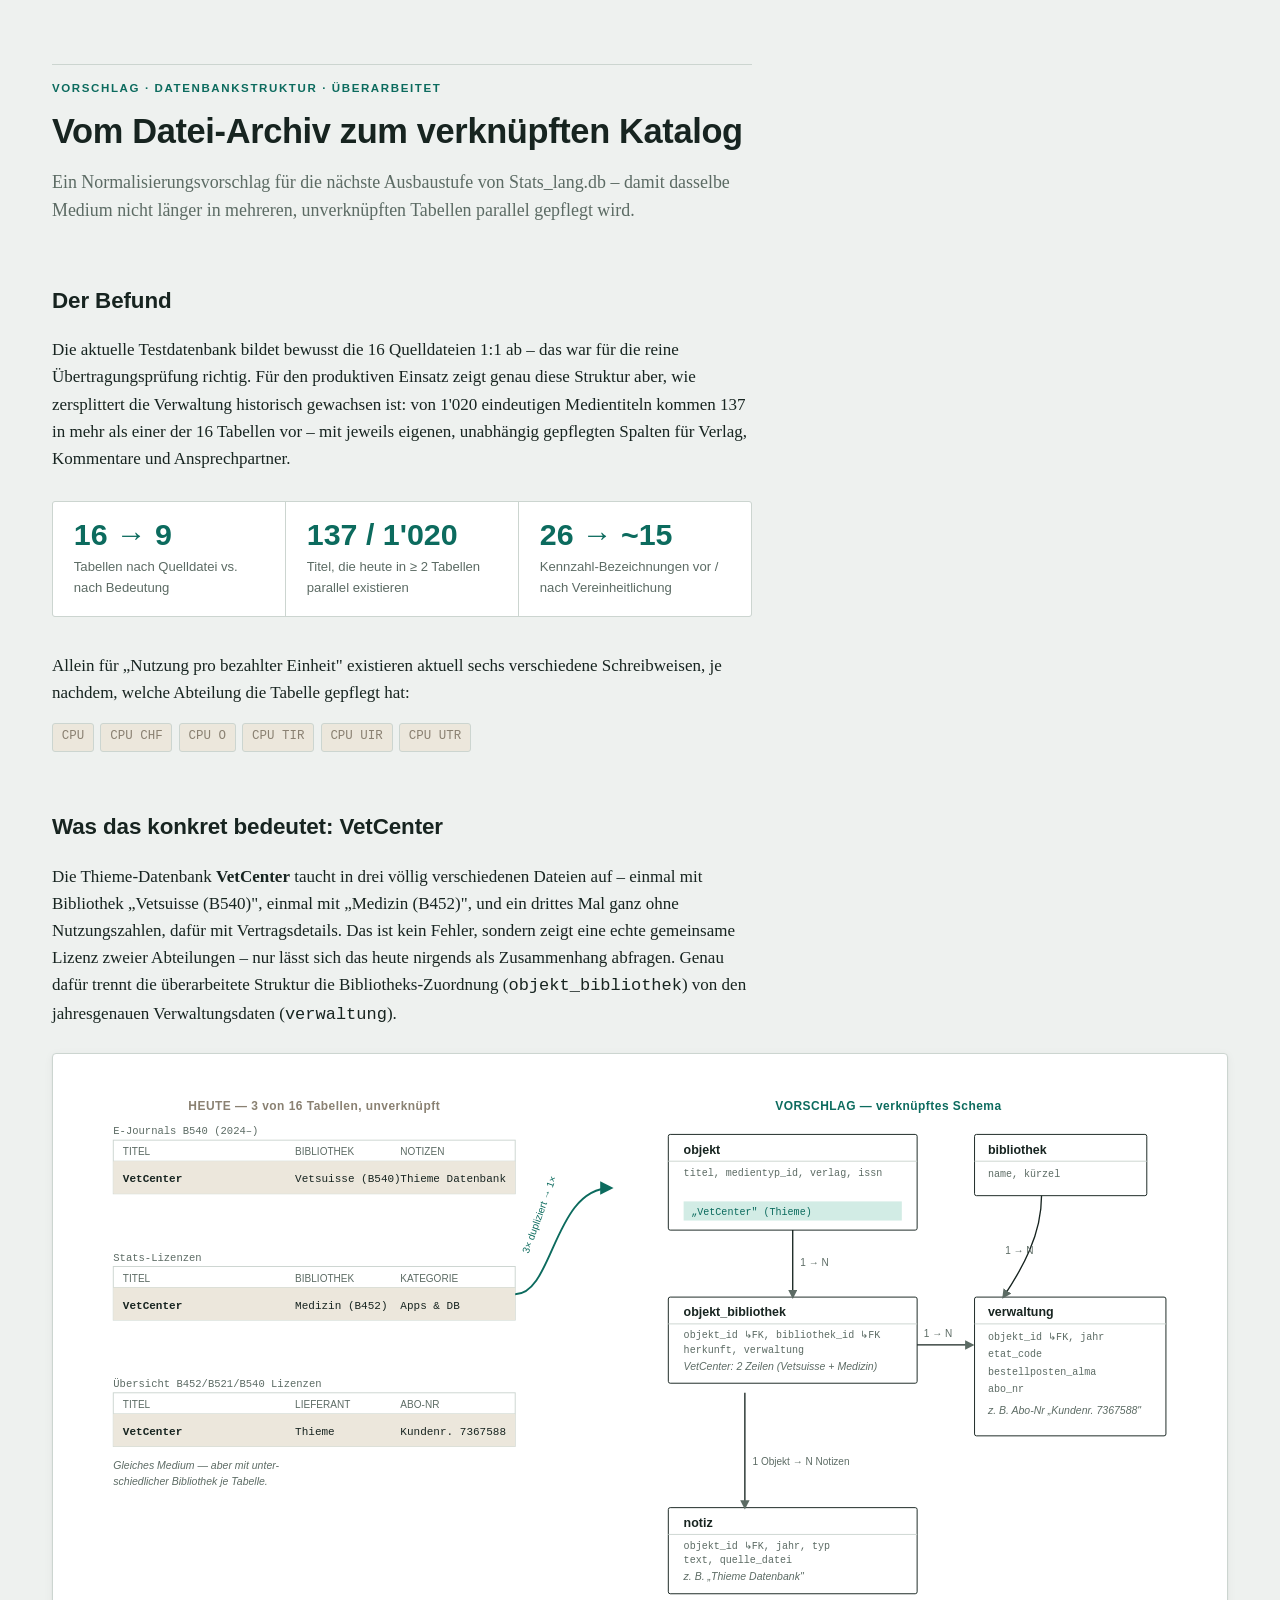
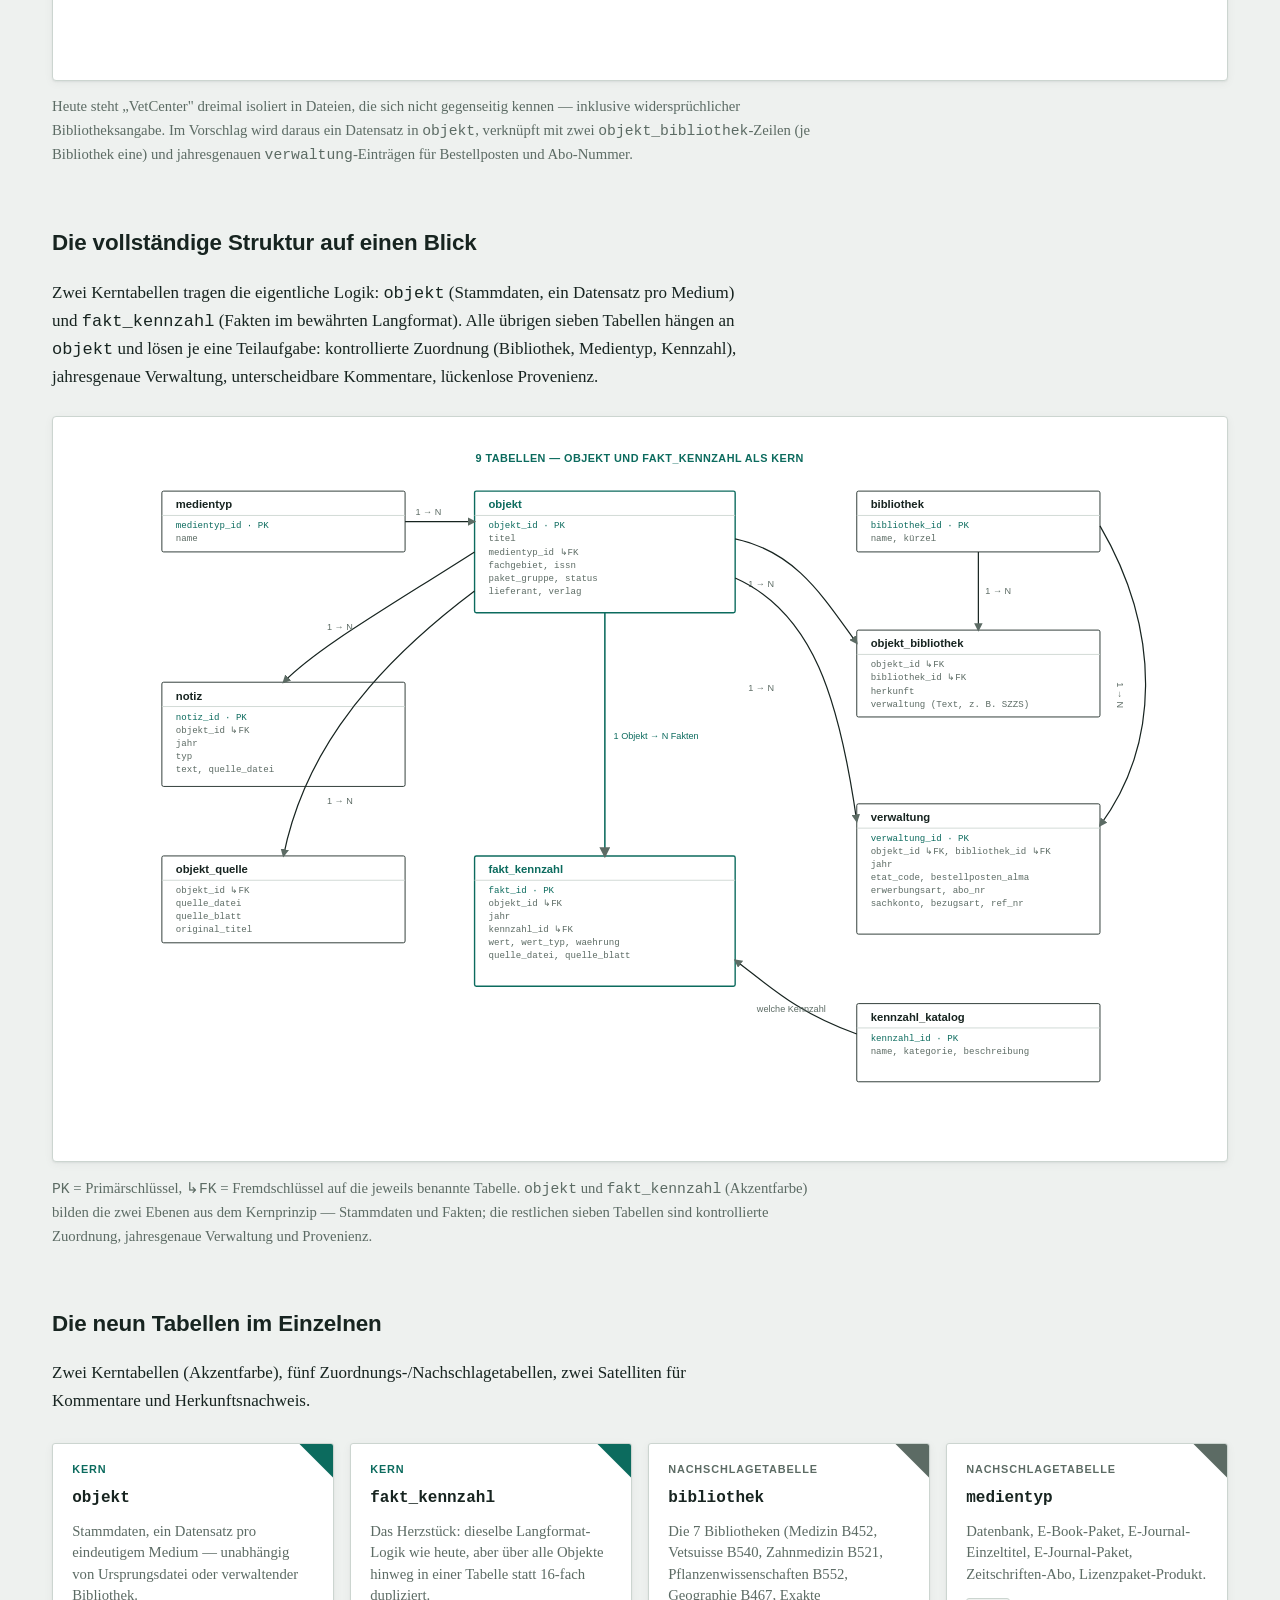
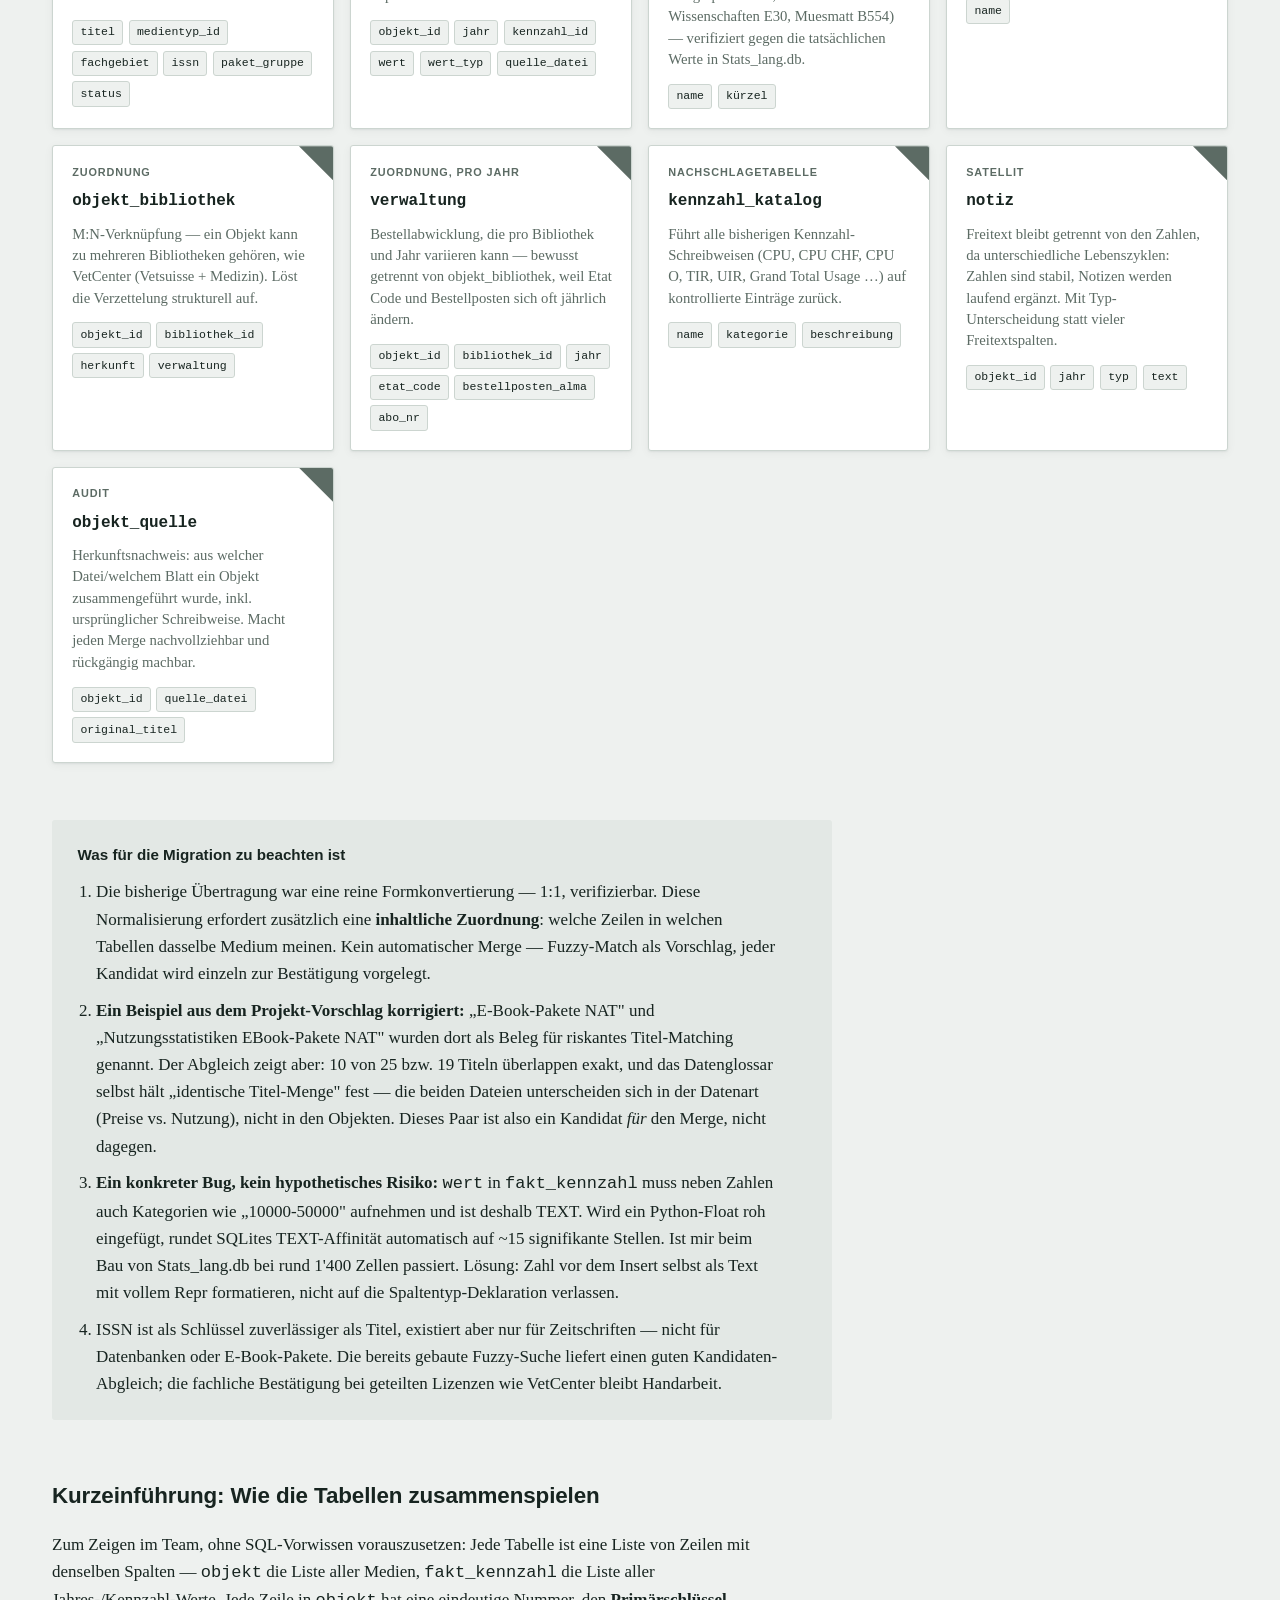
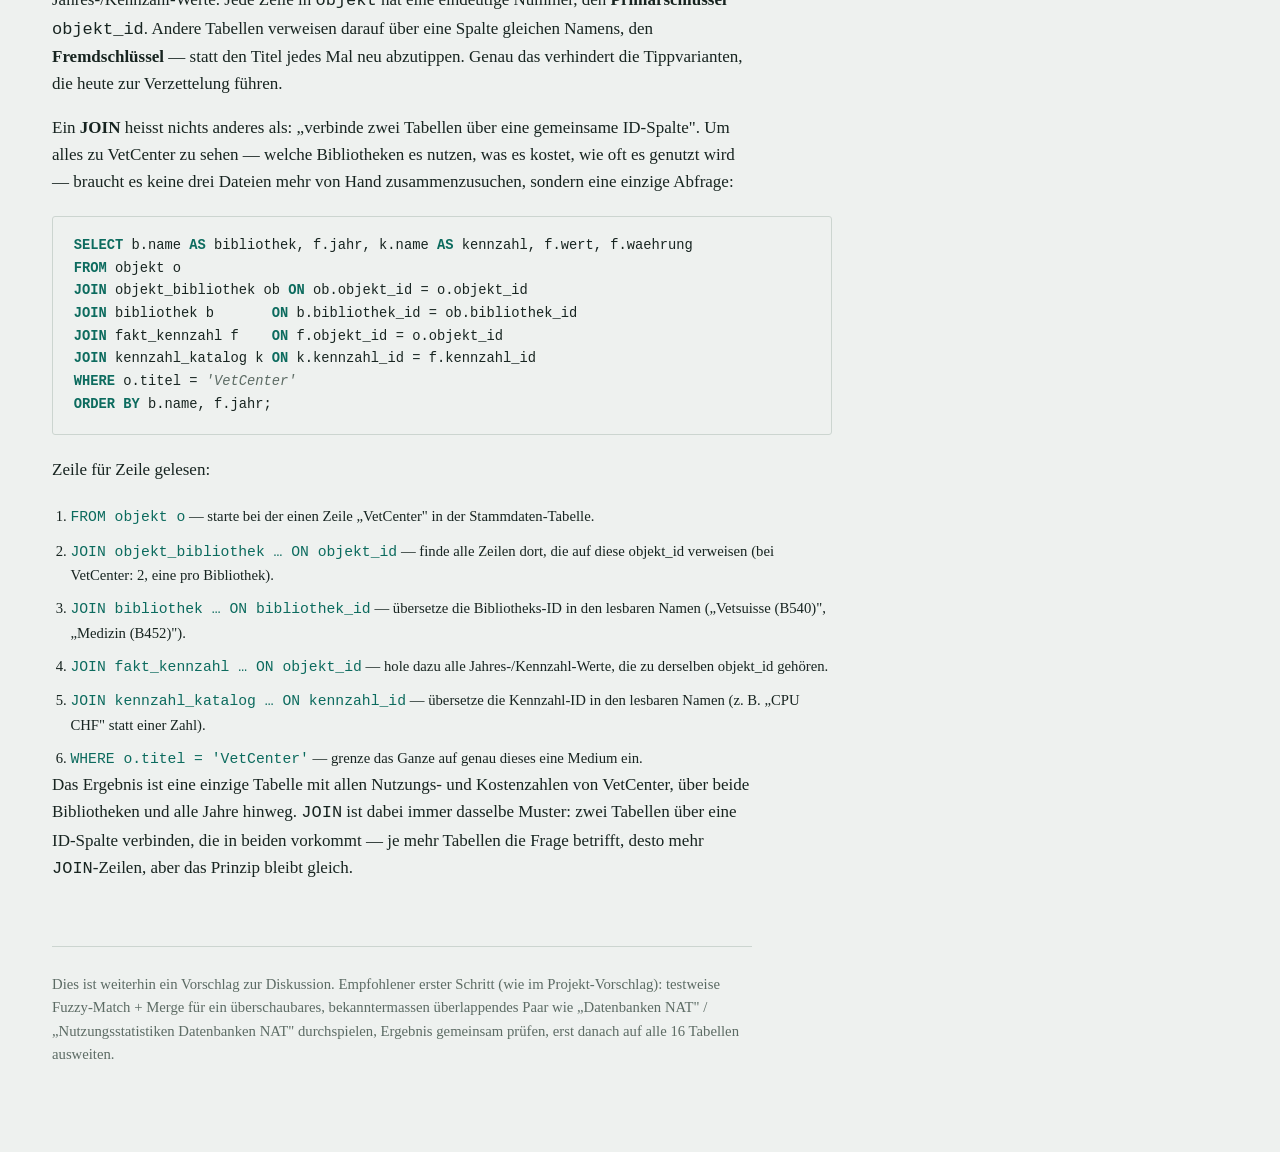
<file: Vorschlag_DB_Struktur/Vorschlag_ Datenbankstruktur E-Medien_files/saved_resource.html>
<!DOCTYPE html>
<!-- saved from url=(0253)https://64f7b837-f7c8-4a69-9990-947fd9880a48.frame.claudeusercontent.com/_f/1786460915-e0fe/?__frame_t=SlUKFW3ZMYaX6ebvpfdU8Y7j.7c8870c3-a732-487d-85ba-d0f5c88f6fd1.c3ab956a-87c6-4a7e-b8ad-8da52464abc8.1787319414&__frame_v=manifest.cedd5fcdd733d664.json -->
<html><head><meta http-equiv="Content-Type" content="text/html; charset=UTF-8"><!-- frame-runtime --><!--<base href="/_f/1786460915-e0fe/">--><base href="."><script>window.__FRAME_PREAMBLE={"capabilities":{"artifact":"artifact.CPjnkS1k.js","assets":"assets.BkxVItX2.js","comments":"comments.GLuHR3zP.js","db":"db.CRhVHzSt.js","downloads":"downloads.C3GSvEDP.js","embed":"embed.qSh8AS5_.js","mcp":"mcp.D3B2EyQu.js","permissions":"permissions.BNySkLV5.js","room":"room.BgXZkiYR.js","sample":"sample.C7z_6W62.js","self":"artifact.CPjnkS1k.js","user":"user.BpKav-Rf.js"},"transforms":"_transforms.h3_8GSUa.js","comments":"_comments.kok9hxlq.js","translate":"_translate.5HCW4BJh.js"}</script><script>(function(){"use strict";var Y=["light","dark","system"],X=/^[A-Za-z0-9_-]{1,64}$/,x=/^[a-zA-Z_:][a-zA-Z0-9_:.-]{0,127}$/,G=new Set(["class","hidden","value","checked"]);function V(e){const t=e.toLowerCase();return t.startsWith("data-")||t.startsWith("aria-")||G.has(t)}var Z="http://www.w3.org/1999/xhtml",J="http://www.w3.org/2000/svg",Q=new Set(["script","style","iframe","noscript","noframes","noembed","xmp","plaintext","template","title","textarea","object","embed"]),ee=new Set(["script","style"]);function te(e){const t=e.localName.toLowerCase();return e.namespaceURI===Z?!Q.has(t):e.namespaceURI===J?!ee.has(t):!1}function re(e){if(e===null||typeof e!="object")return!1;const t=e.__frame_patch;if(t===null||typeof t!="object")return!1;const{seq:n,elements:a}=t;if(typeof n!="number"||!Number.isSafeInteger(n)||!Array.isArray(a)||a.length===0||a.length>64)return!1;for(const l of a){if(l===null||typeof l!="object")return!1;const s=l;if(typeof s.target!="string"||!X.test(s.target)||s.text!==void 0&&typeof s.text!="string")return!1;if(s.attrsSet!==void 0){if(s.attrsSet===null||typeof s.attrsSet!="object")return!1;for(const[c,u]of Object.entries(s.attrsSet))if(!x.test(c)||typeof u!="string")return!1}if(s.attrsRemoved!==void 0){if(!Array.isArray(s.attrsRemoved))return!1;for(const c of s.attrsRemoved)if(typeof c!="string"||!x.test(c))return!1}}return!0}function ne(e){if(e===null||typeof e!="object")return!1;const t=e.__frame_init;return t!==null&&typeof t=="object"}function se(e){return e!==null&&typeof e=="object"&&e.__frame_size_poke===!0}function ae(e){if(e===null||typeof e!="object")return!1;const t=e.__frame_theme;if(t===null||typeof t!="object")return!1;const n=t.theme;return typeof n=="string"&&Y.includes(n)}var j="__frame_scroll",oe=150,ie=310,le=160,ce=3e4;function ue(){let e=0,t=!1,n=!1,a=!1,l=0,s=null;const c=i=>{try{sessionStorage.setItem(j,JSON.stringify({y:i}))}catch{}},u=()=>{if(clearTimeout(e),s===null)return;const i=s;s=null,c(i)},S=()=>{if(t){t=!1;return}n=!0,s=scrollY,clearTimeout(e),e=setTimeout(u,oe)};try{addEventListener("scroll",S,{passive:!0}),addEventListener("pagehide",u)}catch{}const v=()=>{let i;try{i=sessionStorage.getItem(j)}catch{return null}if(i===null)return null;let d;try{d=JSON.parse(i)}catch{d=null}const f=d?.y;if(!(typeof f=="number"&&Number.isFinite(f)&&f>=0)){try{sessionStorage.removeItem(j)}catch{}return null}return f};let w=!1;const m=i=>{try{const d=scrollY;scrollTo({top:i,left:0,behavior:"instant"}),l=i,a=!0,clearTimeout(e),s=null,c(i);const f=scrollY;f!==d&&(t=!0),f!==i&&!w&&(w=!0,addEventListener("load",()=>{try{if(scrollY===f){const _=v();m(_!==null?_:l)}}catch{}},{once:!0}))}catch{}},y=()=>{try{return!!location.hash}catch{return!0}};let g=!1;const E=()=>{try{if(g||innerWidth>ie||innerHeight>le)return;g=!0;const i=Date.now(),d=()=>{try{removeEventListener("resize",d)}catch{}if(Date.now()-i>ce||n||y())return;const f=v();m(f!==null?f:l)};addEventListener("resize",d)}catch{}};let r=!1,p=!1;return{restore(){if(r||(r=!0,y()))return;const i=v();i!==null&&(m(i),E())},promoted(){if(p||(p=!0,y()))return;const i=v();i!==null?(m(i),E()):a&&m(l)}}}var ye="modulepreload",ge=function(e){return"/"+e},be={},fe=function(t,n,a){let l=Promise.resolve();function s(c){const u=new Event("vite:preloadError",{cancelable:!0});if(u.payload=c,window.dispatchEvent(u),!u.defaultPrevented)throw c}return l.then(c=>{for(const u of c||[])u.status==="rejected"&&s(u.reason);return t().catch(s)})};(function(){const e=Object.defineProperty,t=globalThis,n=["RTCPeerConnection","webkitRTCPeerConnection","RTCDataChannel","RTCIceCandidate","RTCSessionDescription","RTCRtpSender","RTCRtpReceiver"];let a=0;for(let l=0;l<n.length;l++){const s=n[l];try{e(t,s,{value:void 0,writable:!1,configurable:!1})}catch{try{delete t[s]}catch{}try{e(t,s,{value:void 0,writable:!1,configurable:!0})}catch{}}typeof t[s]=="function"&&a++}if(a&&window!==top)try{parent.postMessage({__frame_rtc_lockdown_failed:a},"*")}catch{}})();var pe=1e4,de=Object.freeze([...window.__FRAME_PREAMBLE?.origins??["https://claude.ai","https://preview.claude.ai"]]);function D(e){for(const t of de)if(t.endsWith(":*"))try{const n=new URL(e);if(`${n.protocol}//${n.hostname}:*`===t)return!0}catch{}else if(e===t)return!0;return!1}var M=Object.freeze({...window.__FRAME_PREAMBLE?.capabilities}),O=window.__FRAME_PREAMBLE?.transforms,N=window.__FRAME_PREAMBLE?.comments,B=window.__FRAME_PREAMBLE?.translate,L=/^[\w.-]+\.js$/;function T(e){return fe(()=>import("/_runtime/"+e),void 0)}function z(e,t){return{contract:e.contract,changes:new Set(e.changes??[]),flags:new Set(e.flags??[]),capabilities:e.capabilities??{},capBudgets:e.capBudgets??{},transforms:new Map,shellOrigin:t,mount:W,pipe:()=>({wrap:(n,a)=>(...l)=>{try{return a(...l)}catch(s){return Promise.reject(s)}}})}}var P=null,b=null;function q(e,t,n){try{Object.defineProperty(e,t,{value:n,writable:!1,configurable:!1,enumerable:!0})}catch{try{Object.defineProperty(e,t,{value:n,writable:!1,configurable:!0,enumerable:!0})}catch{}}}var I=!1;function me(e,t){const n=[];for(const a of e.elements){const l=document.querySelector(`[data-id="${a.target}"]`);if(!l){parent.postMessage({__frame_patch_miss:{seq:e.seq}},t);return}if([...Object.keys(a.attrsSet??{}),...a.attrsRemoved??[]].some(s=>!V(s))){parent.postMessage({__frame_patch_miss:{seq:e.seq}},t);return}if(a.text!==void 0&&!te(l)){parent.postMessage({__frame_patch_miss:{seq:e.seq}},t);return}for(const[s,c]of Object.entries(a.attrsSet??{}))if(!$(l,s)){try{l.setAttribute(s,c)}catch{}H(l,s,c)}for(const s of a.attrsRemoved??[])$(l,s)||(l.removeAttribute(s),H(l,s,null));typeof a.text=="string"&&(l.textContent=a.text),n.push(a.target)}try{document.dispatchEvent(new CustomEvent("claude:edit",{detail:{seq:e.seq,targets:n}}))}catch{}}function H(e,t,n){if(!(e instanceof HTMLInputElement))return;const a=t.toLowerCase();a==="checked"?e.checked=n!==null:a==="value"&&e.type!=="file"&&(e.value=n??"")}function $(e,t){const n=t.toLowerCase(),a=e;return n==="data-id"||(n==="value"||n==="checked")&&(a.__artifactSecret===!0||/^(password|hidden|file)$/.test(a.type??"")||/(^|\s)(cc-|one-time-code|current-password|new-password)/i.test(`${e.getAttribute("autocomplete")??""} ${a.autocomplete??""}`))}function K(e){const t=document.documentElement;e==="light"||e==="dark"?(t.dataset.theme=e,t.style.colorScheme=e,I=!0):I&&(delete t.dataset.theme,t.style.colorScheme="",I=!1)}var R=new Map;function _e(){let e;const t={u:new Promise(n=>{e=n}),r:n=>{t.done=!0,e(n)},done:!1,nulled:!1};return t}var he=Object.freeze(Object.assign(Object.create(null),{call:Function.prototype.call,apply:Function.prototype.apply,bind:Function.prototype.bind})),W=(e,t)=>{const n=R.get(e);if(!n||n.done){n?.nulled&&b&&parent.postMessage({__frame_cap_telemetry:{kind:"cap-load-error",cap:e}},b);return}const a=typeof t=="function"?Object.setPrototypeOf(t,he):Object.assign(Object.create(null),t);typeof a.then=="function"&&delete a.then,n.r(Object.freeze(a))},U=Object.getOwnPropertyDescriptor(window,"claude");if(window!==top&&!(U&&U.writable===!1)){const e=O&&L.test(O)?T(O).catch(()=>{}):Promise.resolve(void 0),t=r=>{if(r.type==="auxclick"&&r.button!==1)return;const p=r.target,i=p&&p.closest?p.closest("a[href],area[href]"):null;if(!i)return;const d=i.getAttribute("href");if(!d)return;let f,_;try{f=new URL(d,document.baseURI),_=new URL(document.baseURI).origin}catch{return}if((f.protocol==="http:"||f.protocol==="https:")&&f.origin!==_){r.preventDefault();const h=(i.getAttribute("target")??"").toLowerCase(),C=r.type==="auxclick"||r.metaKey||r.ctrlKey||r.shiftKey||r.altKey||!["","_self","_top","_parent"].includes(h);parent.postMessage({__frame_nav:!0,url:f.href,newTab:C},"*")}};addEventListener("click",t,!0),addEventListener("auxclick",t,!0);const n={},a=r=>{r.isTrusted&&(n.pointer=!0)},l=r=>{r.isTrusted&&(n.click=!0)};addEventListener("pointermove",a,{capture:!0,passive:!0}),addEventListener("click",l,{capture:!0,passive:!0}),e.then(r=>{r?.wireNav&&(r.wireNav(),removeEventListener("click",t,!0),removeEventListener("auxclick",t,!0),removeEventListener("pointermove",a,!0),removeEventListener("click",l,!0),r.wireEngagement?.(n))});let s=null;try{s=ue()}catch{}const c=U?.value??{};q(window,"claude",c);for(const r of Object.keys(M)){if(c[r]!==void 0){q(c,r,c[r]);continue}R.set(r,_e())}if(c.use===void 0){const r=p=>{if(typeof p!="string"||!Object.hasOwn(M,p))return Promise.resolve(null);const i=R.get(p);return i?i.u:Promise.resolve(c[p]??null)};try{Object.defineProperty(c,"use",{value:r,writable:!0,configurable:!0,enumerable:!1})}catch{}}let u=null,S=null,v=0;const w=r=>{r.source!==parent||!D(r.origin)||ne(r.data)&&(u=r.data.__frame_init,b=r.origin,removeEventListener("message",w),clearTimeout(v),S?.())};addEventListener("message",w),parent.postMessage({__frame_connect:!0},"*");const m=new Promise(r=>{S=r,v=setTimeout(()=>{removeEventListener("message",w),r()},pe)}),y=document.readyState==="loading"?new Promise(r=>document.addEventListener("DOMContentLoaded",()=>r(),{once:!0})):Promise.resolve();y.then(()=>{try{s?.restore()}catch{}});const g={cb:null},E=r=>{if(!(r.source!==parent||!D(r.origin))&&se(r.data)){try{s?.promoted()}catch{}g.cb?.()}};addEventListener("message",E),m.then(async()=>{if(!u||!b){for(const o of R.values())o.nulled=!0,o.r(null);return}K(u.theme);const r=b;let p=!1,i=!1;addEventListener("message",o=>{if(o.source!==parent||o.origin!==r)return;ae(o.data)&&K(o.data.__frame_theme.theme),re(o.data)&&me(o.data.__frame_patch,r);const k=o.data?.__fc_mode;k&&typeof k=="object"&&!p&&N&&L.test(N)&&(p=!0,T(N).then(F=>F.install?.(r,k.on===!0)).catch(()=>{}));const A=o.data?.__ft_cmd;A&&typeof A=="object"&&!i&&B&&L.test(B)&&(i=!0,T(B).then(F=>F.install?.(r,A)).catch(()=>{}))});const d=Object.keys(u.capabilities??{}).filter(o=>Object.hasOwn(M,o)).map(o=>[o,M[o]]).filter(o=>typeof o[1]=="string"&&L.test(o[1])),f=await Promise.allSettled(d.map(([,o])=>T(o))),_=await e,h=b;if(_?.buildBoot||parent.postMessage({__frame_cap_telemetry:{kind:"cap-load-error",cap:"_transforms"}},h),_?.buildBoot)try{P=_.buildBoot(u,_.TRANSFORMS??{},{shellOrigin:h,mount:W},o=>parent.postMessage({__frame_cap_telemetry:o},h))}catch{parent.postMessage({__frame_cap_telemetry:{kind:"cap-load-error",cap:"_transforms"}},h),P=z(u,h)}else P=z(u,h);const C=o=>parent.postMessage({__frame_cap_telemetry:{kind:"cap-load-error",cap:o}},h),ve=P;f.forEach((o,k)=>{const A=d[k][0];if(o.status!=="fulfilled"){C(A);return}try{o.value?.install?.(ve)}catch{C(A)}});for(const o of R.values())o.done||(o.nulled=!0,o.r(null));await y,parent.postMessage({__frame_ready:!0},b),e.then(o=>o?.installSizeReporter?.(h,g))})}})();</script><!-- /frame-runtime --><meta name="viewport" content="width=device-width,initial-scale=1"><style>:root{color-scheme:light}body{margin:0;padding:0;font:14px -apple-system,BlinkMacSystemFont,sans-serif;background:#faf9f5;color:#141413}img{max-width:100%}</style></head><body>
<style>
  :root {
    --bg: #eef1ef;
    --surface: #ffffff;
    --surface-alt: #e3e8e5;
    --ink: #172420;
    --ink-muted: #5c6b64;
    --line: #ccd5d0;
    --accent: #0c6b5e;
    --accent-soft: #d2ece5;
    --fragment: #8a8172;
    --fragment-soft: #ece7dc;
    --shadow: 0 1px 2px rgba(23,36,32,0.06), 0 2px 10px rgba(23,36,32,0.05);
  }

  @media (prefers-color-scheme: dark) {
    :root {
      --bg: #101614;
      --surface: #171f1c;
      --surface-alt: #1c2521;
      --ink: #e6ece9;
      --ink-muted: #93a39c;
      --line: #2a3530;
      --accent: #2bb5a0;
      --accent-soft: #163a34;
      --fragment: #a39a8a;
      --fragment-soft: #242019;
      --shadow: 0 1px 2px rgba(0,0,0,0.3), 0 2px 12px rgba(0,0,0,0.35);
    }
  }
  :root[data-theme="dark"] {
    --bg: #101614;
    --surface: #171f1c;
    --surface-alt: #1c2521;
    --ink: #e6ece9;
    --ink-muted: #93a39c;
    --line: #2a3530;
    --accent: #2bb5a0;
    --accent-soft: #163a34;
    --fragment: #a39a8a;
    --fragment-soft: #242019;
  }
  :root[data-theme="light"] {
    --bg: #eef1ef;
    --surface: #ffffff;
    --surface-alt: #e3e8e5;
    --ink: #172420;
    --ink-muted: #5c6b64;
    --line: #ccd5d0;
    --accent: #0c6b5e;
    --accent-soft: #d2ece5;
    --fragment: #8a8172;
    --fragment-soft: #ece7dc;
  }

  * { box-sizing: border-box; }

  body {
    margin: 0;
    background: var(--bg);
    color: var(--ink);
    font-family: Charter, "Iowan Old Style", "Georgia", serif;
    font-size: 17px;
    line-height: 1.6;
  }

  .display {
    font-family: Futura, "Century Gothic", "Avenir Next", "Segoe UI", sans-serif;
  }

  .mono {
    font-family: "Cascadia Code", "JetBrains Mono", "Source Code Pro", Consolas, monospace;
  }

  .page {
    max-width: 1240px;
    margin: 0 auto;
    padding: 4rem 2rem 6rem;
  }

  .prose {
    max-width: 700px;
  }

  header.hero {
    max-width: 700px;
    margin-bottom: 1.6rem;
  }

  .eyebrow {
    font-family: Futura, "Century Gothic", "Avenir Next", sans-serif;
    font-size: 0.72rem;
    letter-spacing: 0.14em;
    text-transform: uppercase;
    color: var(--accent);
    font-weight: 600;
    margin: 0 0 0.9rem;
    border-top: 1px solid var(--line);
    padding-top: 0.9rem;
  }

  h1 {
    font-family: Futura, "Century Gothic", "Avenir Next", sans-serif;
    font-weight: 600;
    font-size: 2.15rem;
    line-height: 1.15;
    letter-spacing: -0.01em;
    margin: 0 0 1rem;
    text-wrap: balance;
    color: var(--ink);
  }

  .hero p.lede {
    font-size: 1.12rem;
    color: var(--ink-muted);
    margin: 0;
  }

  h2 {
    font-family: Futura, "Century Gothic", "Avenir Next", sans-serif;
    font-weight: 600;
    font-size: 1.4rem;
    letter-spacing: -0.005em;
    margin: 0 0 1.1rem;
    color: var(--ink);
    text-wrap: balance;
  }

  section { margin-top: 3.6rem; }

  p { margin: 0 0 1.05rem; }
  p:last-child { margin-bottom: 0; }

  /* Revision note */
  .revision-note {
    background: var(--accent-soft);
    border-radius: 3px;
    padding: 1.1rem 1.4rem;
    max-width: 760px;
    margin-bottom: 3.2rem;
  }
  .revision-note .tag {
    font-family: Futura, "Century Gothic", "Avenir Next", sans-serif;
    font-size: 0.68rem;
    letter-spacing: 0.1em;
    text-transform: uppercase;
    color: var(--accent);
    font-weight: 700;
    margin-bottom: 0.5rem;
    display: block;
  }
  .revision-note ul {
    margin: 0.5rem 0 0;
    padding-left: 1.15rem;
    font-size: 0.92rem;
  }
  .revision-note li { margin-bottom: 0.4rem; }
  .revision-note li:last-child { margin-bottom: 0; }

  .stat-strip {
    display: grid;
    grid-template-columns: repeat(3, 1fr);
    gap: 1px;
    background: var(--line);
    border: 1px solid var(--line);
    border-radius: 3px;
    overflow: hidden;
    margin: 1.8rem 0 2.2rem;
    max-width: 900px;
  }

  .stat {
    background: var(--surface);
    padding: 1.1rem 1.3rem;
  }

  .stat .num {
    font-family: Futura, "Century Gothic", "Avenir Next", sans-serif;
    font-size: 1.9rem;
    font-weight: 600;
    color: var(--accent);
    font-variant-numeric: tabular-nums;
    line-height: 1;
  }

  .stat .cap {
    margin-top: 0.4rem;
    font-size: 0.82rem;
    color: var(--ink-muted);
    font-family: Futura, "Century Gothic", "Avenir Next", sans-serif;
  }

  .kennzahl-tags {
    display: flex;
    flex-wrap: wrap;
    gap: 0.4rem;
    margin: 1rem 0 0;
  }

  .kennzahl-tags .tag {
    font-family: "Cascadia Code", "JetBrains Mono", Consolas, monospace;
    font-size: 0.78rem;
    padding: 0.2rem 0.55rem;
    border-radius: 3px;
    background: var(--fragment-soft);
    color: var(--fragment);
    border: 1px solid var(--line);
  }

  /* Diagram */
  .diagram-wrap {
    background: var(--surface);
    border: 1px solid var(--line);
    border-radius: 4px;
    box-shadow: var(--shadow);
    padding: 1.4rem 1.4rem 0.6rem;
    overflow-x: auto;
    margin-top: 1.6rem;
  }

  .diagram-wrap svg { display: block; width: 100%; height: auto; min-width: 720px; }
  figcaption {
    max-width: 760px;
    margin: 0.9rem 0 0;
    font-size: 0.92rem;
    color: var(--ink-muted);
  }
  figure { margin: 0; }

  .dg-panel-label { font-size: 12.5px; font-weight: 600; letter-spacing: 0.04em; }
  .dg-file-label { font-size: 11px; fill: var(--ink-muted); }
  .dg-th { font-size: 10.5px; fill: var(--ink-muted); }
  .dg-td { font-size: 11.5px; }
  .dg-title { font-size: 13px; font-weight: 600; }
  .dg-attr { font-size: 10.5px; }
  .dg-arrow-label { font-size: 10.5px; }
  .dg-note { font-size: 11px; font-style: italic; fill: var(--ink-muted); }

  .stroke-ink { stroke: var(--ink); }
  .fill-ink { fill: var(--ink); }
  .stroke-muted { stroke: var(--line); }
  .fill-muted { fill: var(--ink-muted); }
  .stroke-accent { stroke: var(--accent); }
  .fill-accent { fill: var(--accent); }
  .fill-accent-soft { fill: var(--accent-soft); }
  .stroke-fragment { stroke: var(--fragment); }
  .fill-fragment { fill: var(--fragment); }
  .fill-fragment-soft { fill: var(--fragment-soft); }
  .fill-surface { fill: var(--surface); }
  .fill-bg { fill: var(--bg); }

  /* Table catalog */
  .catalog-grid {
    display: grid;
    grid-template-columns: repeat(auto-fill, minmax(260px, 1fr));
    gap: 1rem;
    margin-top: 1.8rem;
  }

  .catalog-card {
    background: var(--surface);
    border: 1px solid var(--line);
    border-radius: 3px;
    box-shadow: var(--shadow);
    padding: 1.1rem 1.2rem 1.2rem;
    position: relative;
    overflow: hidden;
  }

  .catalog-card::before {
    content: "";
    position: absolute;
    top: 0; right: 0;
    width: 34px; height: 34px;
    background: var(--tab-color, var(--ink-muted));
    clip-path: polygon(100% 0, 0 0, 100% 100%);
  }

  .catalog-card.core { --tab-color: var(--accent); }

  .catalog-card .role {
    font-family: Futura, "Century Gothic", "Avenir Next", sans-serif;
    font-size: 0.68rem;
    letter-spacing: 0.08em;
    text-transform: uppercase;
    color: var(--tab-color, var(--ink-muted));
    font-weight: 600;
    margin-bottom: 0.5rem;
  }

  .catalog-card .name {
    font-family: "Cascadia Code", "JetBrains Mono", Consolas, monospace;
    font-size: 1rem;
    font-weight: 600;
    color: var(--ink);
    margin-bottom: 0.55rem;
    word-break: break-word;
  }

  .catalog-card .purpose {
    font-size: 0.92rem;
    color: var(--ink-muted);
    margin-bottom: 0.85rem;
    line-height: 1.45;
  }

  .catalog-card .cols {
    display: flex;
    flex-wrap: wrap;
    gap: 0.35rem;
  }

  .catalog-card .cols span {
    font-family: "Cascadia Code", "JetBrains Mono", Consolas, monospace;
    font-size: 0.72rem;
    background: var(--bg);
    border: 1px solid var(--line);
    color: var(--ink);
    padding: 0.15rem 0.45rem;
    border-radius: 3px;
  }

  /* Callout */
  .callout {
    background: var(--surface-alt);
    border-radius: 3px;
    padding: 1.4rem 1.6rem;
    max-width: 780px;
  }

  .callout h3 {
    font-family: Futura, "Century Gothic", "Avenir Next", sans-serif;
    font-size: 0.95rem;
    font-weight: 600;
    margin: 0 0 0.7rem;
  }

  .callout ol, .callout ul {
    margin: 0;
    padding-left: 1.15rem;
  }
  .callout li { margin-bottom: 0.6rem; }
  .callout li:last-child { margin-bottom: 0; }

  .code-block {
    background: var(--bg);
    border: 1px solid var(--line);
    border-radius: 3px;
    padding: 1.1rem 1.3rem;
    max-width: 780px;
    overflow-x: auto;
    margin: 1.3rem 0;
  }
  .code-block pre {
    margin: 0;
    font-family: "Cascadia Code", "JetBrains Mono", "Source Code Pro", Consolas, monospace;
    font-size: 0.86rem;
    line-height: 1.65;
    color: var(--ink);
    white-space: pre;
  }
  .code-block .kw { color: var(--accent); font-weight: 600; }
  .code-block .cm { color: var(--ink-muted); font-style: italic; }

  .steps {
    max-width: 780px;
    margin: 1.4rem 0 0;
    padding-left: 1.15rem;
    font-size: 0.92rem;
  }
  .steps li { margin-bottom: 0.6rem; }
  .steps li:last-child { margin-bottom: 0; }
  .steps .mono { color: var(--accent); }

  footer.closing {
    margin-top: 4rem;
    padding-top: 1.6rem;
    border-top: 1px solid var(--line);
    max-width: 700px;
    font-size: 0.92rem;
    color: var(--ink-muted);
  }

  a { color: var(--accent); }

  @media (max-width: 640px) {
    .page { padding: 2.5rem 1.2rem 4rem; }
    h1 { font-size: 1.65rem; }
    .stat-strip { grid-template-columns: 1fr; }
  }
</style>

<div class="page">

  <header class="hero">
    <p class="eyebrow">Vorschlag · Datenbankstruktur · überarbeitet</p>
    <h1>Vom Datei-Archiv zum verknüpften Katalog</h1>
    <p class="lede">Ein Normalisierungsvorschlag für die nächste Ausbaustufe von Stats_lang.db – damit dasselbe Medium nicht länger in mehreren, unverknüpften Tabellen parallel gepflegt wird.</p>
  </header>

  <section class="prose">
    <h2>Der Befund</h2>
    <p>Die aktuelle Testdatenbank bildet bewusst die 16 Quelldateien 1:1 ab – das war für die reine Übertragungsprüfung richtig. Für den produktiven Einsatz zeigt genau diese Struktur aber, wie zersplittert die Verwaltung historisch gewachsen ist: von 1'020 eindeutigen Medientiteln kommen 137 in mehr als einer der 16 Tabellen vor – mit jeweils eigenen, unabhängig gepflegten Spalten für Verlag, Kommentare und Ansprechpartner.</p>

    <div class="stat-strip">
      <div class="stat">
        <div class="num">16 → 9</div>
        <div class="cap">Tabellen nach Quelldatei vs. nach Bedeutung</div>
      </div>
      <div class="stat">
        <div class="num">137 / 1'020</div>
        <div class="cap">Titel, die heute in ≥ 2 Tabellen parallel existieren</div>
      </div>
      <div class="stat">
        <div class="num">26 → ~15</div>
        <div class="cap">Kennzahl-Bezeichnungen vor / nach Vereinheitlichung</div>
      </div>
    </div>

    <p>Allein für „Nutzung pro bezahlter Einheit" existieren aktuell sechs verschiedene Schreibweisen, je nachdem, welche Abteilung die Tabelle gepflegt hat:</p>
    <div class="kennzahl-tags">
      <span class="tag">CPU</span><span class="tag">CPU CHF</span><span class="tag">CPU O</span>
      <span class="tag">CPU TIR</span><span class="tag">CPU UIR</span><span class="tag">CPU UTR</span>
    </div>
  </section>

  <section>
    <h2>Was das konkret bedeutet: VetCenter</h2>
    <p class="prose">Die Thieme-Datenbank <strong>VetCenter</strong> taucht in drei völlig verschiedenen Dateien auf – einmal mit Bibliothek „Vetsuisse (B540)", einmal mit „Medizin (B452)", und ein drittes Mal ganz ohne Nutzungszahlen, dafür mit Vertragsdetails. Das ist kein Fehler, sondern zeigt eine echte gemeinsame Lizenz zweier Abteilungen – nur lässt sich das heute nirgends als Zusammenhang abfragen. Genau dafür trennt die überarbeitete Struktur die Bibliotheks-Zuordnung (<span class="mono">objekt_bibliothek</span>) von den jahresgenauen Verwaltungsdaten (<span class="mono">verwaltung</span>).</p>

    <figure>
      <div class="diagram-wrap">
        <svg viewBox="0 0 1180 620" role="img" aria-label="Vergleich: heute ist VetCenter als Titel in drei getrennten, unverknüpften Tabellen dupliziert; im Vorschlag wird VetCenter zu einem Datensatz in der Tabelle objekt, verknüpft über zwei objekt_bibliothek-Zeilen (Vetsuisse B540, Medizin B452) mit jahresgenauen Verwaltungsdaten und Notizen.">
          <defs>
            <marker id="arrow-ink" viewBox="0 0 10 10" refX="8" refY="5" markerWidth="7" markerHeight="7" orient="auto-start-reverse">
              <path d="M0,0 L10,5 L0,10 z" class="fill-muted"></path>
            </marker>
            <marker id="arrow-accent" viewBox="0 0 10 10" refX="8" refY="5" markerWidth="7" markerHeight="7" orient="auto-start-reverse">
              <path d="M0,0 L10,5 L0,10 z" class="fill-accent"></path>
            </marker>
          </defs>

          <!-- LEFT PANEL: today -->
          <text x="250" y="34" text-anchor="middle" class="display dg-panel-label fill-fragment">HEUTE — 3 von 16 Tabellen, unverknüpft</text>

          <!-- table 1 -->
          <text x="40" y="60" class="mono dg-file-label">E-Journals B540 (2024–)</text>
          <rect x="40" y="66" width="420" height="56" fill="none" class="stroke-muted"></rect>
          <text x="50" y="82" class="display dg-th">TITEL</text>
          <text x="230" y="82" class="display dg-th">BIBLIOTHEK</text>
          <text x="340" y="82" class="display dg-th">NOTIZEN</text>
          <line x1="40" y1="88" x2="460" y2="88" class="stroke-muted"></line>
          <rect x="40" y="88" width="420" height="34" class="fill-fragment-soft"></rect>
          <text x="50" y="110" class="mono dg-td fill-ink" font-weight="600">VetCenter</text>
          <text x="230" y="110" class="mono dg-td fill-ink">Vetsuisse (B540)</text>
          <text x="340" y="110" class="mono dg-td fill-ink">Thieme Datenbank</text>

          <!-- table 2 -->
          <text x="40" y="192" class="mono dg-file-label">Stats-Lizenzen</text>
          <rect x="40" y="198" width="420" height="56" fill="none" class="stroke-muted"></rect>
          <text x="50" y="214" class="display dg-th">TITEL</text>
          <text x="230" y="214" class="display dg-th">BIBLIOTHEK</text>
          <text x="340" y="214" class="display dg-th">KATEGORIE</text>
          <line x1="40" y1="220" x2="460" y2="220" class="stroke-muted"></line>
          <rect x="40" y="220" width="420" height="34" class="fill-fragment-soft"></rect>
          <text x="50" y="242" class="mono dg-td fill-ink" font-weight="600">VetCenter</text>
          <text x="230" y="242" class="mono dg-td fill-ink">Medizin (B452)</text>
          <text x="340" y="242" class="mono dg-td fill-ink">Apps &amp; DB</text>

          <!-- table 3 -->
          <text x="40" y="324" class="mono dg-file-label">Übersicht B452/B521/B540 Lizenzen</text>
          <rect x="40" y="330" width="420" height="56" fill="none" class="stroke-muted"></rect>
          <text x="50" y="346" class="display dg-th">TITEL</text>
          <text x="230" y="346" class="display dg-th">LIEFERANT</text>
          <text x="340" y="346" class="display dg-th">ABO-NR</text>
          <line x1="40" y1="352" x2="460" y2="352" class="stroke-muted"></line>
          <rect x="40" y="352" width="420" height="34" class="fill-fragment-soft"></rect>
          <text x="50" y="374" class="mono dg-td fill-ink" font-weight="600">VetCenter</text>
          <text x="230" y="374" class="mono dg-td fill-ink">Thieme</text>
          <text x="340" y="374" class="mono dg-td fill-ink">Kundenr. 7367588</text>

          <text x="40" y="410" class="display dg-note">Gleiches Medium — aber mit unter-</text>
          <text x="40" y="426" class="display dg-note">schiedlicher Bibliothek je Tabelle.</text>

          <!-- merge arrow -->
          <path d="M 460 227 C 500 227, 500 116, 560 116" fill="none" class="stroke-accent" stroke-width="2" marker-end="url(#arrow-accent)"></path>
          <text x="474" y="185" class="display dg-arrow-label fill-accent" transform="rotate(-70 474 185)">3× dupliziert → 1×</text>

          <!-- RIGHT PANEL: proposal -->
          <text x="850" y="34" text-anchor="middle" class="display dg-panel-label fill-accent">VORSCHLAG — verknüpftes Schema</text>

          <!-- objekt -->
          <rect x="620" y="60" width="260" height="100" rx="2" class="fill-surface stroke-ink"></rect>
          <text x="636" y="80" class="display dg-title fill-ink">objekt</text>
          <line x1="620" y1="88" x2="880" y2="88" class="stroke-muted"></line>
          <text x="636" y="103" class="mono dg-attr fill-muted">titel, medientyp_id, verlag, issn</text>
          <rect x="636" y="130" width="228" height="20" class="fill-accent-soft"></rect>
          <text x="644" y="144" class="mono dg-attr fill-accent">„VetCenter" (Thieme)</text>

          <!-- bibliothek -->
          <rect x="940" y="60" width="180" height="64" rx="2" class="fill-surface stroke-ink"></rect>
          <text x="954" y="80" class="display dg-title fill-ink">bibliothek</text>
          <line x1="940" y1="88" x2="1120" y2="88" class="stroke-muted"></line>
          <text x="954" y="104" class="mono dg-attr fill-muted">name, kürzel</text>

          <!-- objekt_bibliothek -->
          <rect x="620" y="230" width="260" height="90" rx="2" class="fill-surface stroke-ink"></rect>
          <text x="636" y="250" class="display dg-title fill-ink">objekt_bibliothek</text>
          <line x1="620" y1="258" x2="880" y2="258" class="stroke-muted"></line>
          <text x="636" y="273" class="mono dg-attr fill-muted">objekt_id ↳FK, bibliothek_id ↳FK</text>
          <text x="636" y="288" class="mono dg-attr fill-muted">herkunft, verwaltung</text>
          <text x="636" y="306" class="display dg-note">VetCenter: 2 Zeilen (Vetsuisse + Medizin)</text>

          <!-- verwaltung -->
          <rect x="940" y="230" width="200" height="145" rx="2" class="fill-surface stroke-ink"></rect>
          <text x="954" y="250" class="display dg-title fill-ink">verwaltung</text>
          <line x1="940" y1="258" x2="1140" y2="258" class="stroke-muted"></line>
          <text x="954" y="275" class="mono dg-attr fill-muted">objekt_id ↳FK, jahr</text>
          <text x="954" y="293" class="mono dg-attr fill-muted">etat_code</text>
          <text x="954" y="311" class="mono dg-attr fill-muted">bestellposten_alma</text>
          <text x="954" y="329" class="mono dg-attr fill-muted">abo_nr</text>
          <text x="954" y="352" class="display dg-note">z. B. Abo-Nr „Kundenr. 7367588"</text>

          <!-- notiz -->
          <rect x="620" y="450" width="260" height="90" rx="2" class="fill-surface stroke-ink"></rect>
          <text x="636" y="470" class="display dg-title fill-ink">notiz</text>
          <line x1="620" y1="478" x2="880" y2="478" class="stroke-muted"></line>
          <text x="636" y="493" class="mono dg-attr fill-muted">objekt_id ↳FK, jahr, typ</text>
          <text x="636" y="508" class="mono dg-attr fill-muted">text, quelle_datei</text>
          <text x="636" y="526" class="display dg-note">z. B. „Thieme Datenbank"</text>

          <!-- relationship arrows -->
          <line x1="750" y1="160" x2="750" y2="230" class="stroke-ink" stroke-width="1.4" marker-end="url(#arrow-ink)"></line>
          <text x="758" y="198" class="display dg-arrow-label fill-muted">1 → N</text>

          <path d="M 1010 124 C 1010 165, 990 200, 970 230" fill="none" class="stroke-ink" stroke-width="1.4" marker-end="url(#arrow-ink)"></path>
          <text x="972" y="185" class="display dg-arrow-label fill-muted">1 → N</text>

          <path d="M 880 280 C 905 280, 915 280, 938 280" fill="none" class="stroke-ink" stroke-width="1.4" marker-end="url(#arrow-ink)"></path>
          <text x="887" y="272" class="display dg-arrow-label fill-muted">1 → N</text>

          <path d="M 700 330 C 700 380, 700 400, 700 450" fill="none" class="stroke-ink" stroke-width="1.4" marker-end="url(#arrow-ink)"></path>
          <text x="708" y="405" class="display dg-arrow-label fill-muted">1 Objekt → N Notizen</text>
        </svg>
      </div>
      <figcaption>Heute steht „VetCenter" dreimal isoliert in Dateien, die sich nicht gegenseitig kennen — inklusive widersprüchlicher Bibliotheksangabe. Im Vorschlag wird daraus ein Datensatz in <span class="mono">objekt</span>, verknüpft mit zwei <span class="mono">objekt_bibliothek</span>-Zeilen (je Bibliothek eine) und jahresgenauen <span class="mono">verwaltung</span>-Einträgen für Bestellposten und Abo-Nummer.</figcaption>
    </figure>
  </section>

  <section>
    <h2>Die vollständige Struktur auf einen Blick</h2>
    <p class="prose">Zwei Kerntabellen tragen die eigentliche Logik: <span class="mono">objekt</span> (Stammdaten, ein Datensatz pro Medium) und <span class="mono">fakt_kennzahl</span> (Fakten im bewährten Langformat). Alle übrigen sieben Tabellen hängen an <span class="mono">objekt</span> und lösen je eine Teilaufgabe: kontrollierte Zuordnung (Bibliothek, Medientyp, Kennzahl), jahresgenaue Verwaltung, unterscheidbare Kommentare, lückenlose Provenienz.</p>

    <figure>
      <div class="diagram-wrap">
        <svg viewBox="0 0 1300 820" role="img" aria-label="Vollständiges Schema mit neun Tabellen: objekt ist der zentrale Knoten, verbunden mit medientyp, objekt_bibliothek, verwaltung, notiz und objekt_quelle; fakt_kennzahl hängt an objekt und an kennzahl_katalog; objekt_bibliothek und verwaltung verbinden zusätzlich zu bibliothek.">
          <defs>
            <marker id="arrow-ink2" viewBox="0 0 10 10" refX="8" refY="5" markerWidth="7" markerHeight="7" orient="auto-start-reverse">
              <path d="M0,0 L10,5 L0,10 z" class="fill-muted"></path>
            </marker>
          </defs>

          <text x="650" y="26" text-anchor="middle" class="display dg-panel-label fill-accent">9 TABELLEN — OBJEKT UND FAKT_KENNZAHL ALS KERN</text>

          <!-- medientyp -->
          <rect x="100" y="60" width="280" height="70" rx="2" class="fill-surface stroke-ink"></rect>
          <text x="116" y="80" class="display dg-title fill-ink">medientyp</text>
          <line x1="100" y1="88" x2="380" y2="88" class="stroke-muted"></line>
          <text x="116" y="103" class="mono dg-attr fill-accent">medientyp_id · PK</text>
          <text x="116" y="118" class="mono dg-attr fill-muted">name</text>

          <!-- objekt (hub) -->
          <rect x="460" y="60" width="300" height="140" rx="2" class="fill-surface stroke-accent" stroke-width="1.6"></rect>
          <text x="476" y="80" class="display dg-title fill-accent">objekt</text>
          <line x1="460" y1="88" x2="760" y2="88" class="stroke-muted"></line>
          <text x="476" y="103" class="mono dg-attr fill-accent">objekt_id · PK</text>
          <text x="476" y="118" class="mono dg-attr fill-muted">titel</text>
          <text x="476" y="133" class="mono dg-attr fill-muted">medientyp_id ↳FK</text>
          <text x="476" y="148" class="mono dg-attr fill-muted">fachgebiet, issn</text>
          <text x="476" y="163" class="mono dg-attr fill-muted">paket_gruppe, status</text>
          <text x="476" y="178" class="mono dg-attr fill-muted">lieferant, verlag</text>

          <!-- bibliothek -->
          <rect x="900" y="60" width="280" height="70" rx="2" class="fill-surface stroke-ink"></rect>
          <text x="916" y="80" class="display dg-title fill-ink">bibliothek</text>
          <line x1="900" y1="88" x2="1180" y2="88" class="stroke-muted"></line>
          <text x="916" y="103" class="mono dg-attr fill-accent">bibliothek_id · PK</text>
          <text x="916" y="118" class="mono dg-attr fill-muted">name, kürzel</text>

          <!-- notiz -->
          <rect x="100" y="280" width="280" height="120" rx="2" class="fill-surface stroke-ink"></rect>
          <text x="116" y="300" class="display dg-title fill-ink">notiz</text>
          <line x1="100" y1="308" x2="380" y2="308" class="stroke-muted"></line>
          <text x="116" y="323" class="mono dg-attr fill-accent">notiz_id · PK</text>
          <text x="116" y="338" class="mono dg-attr fill-muted">objekt_id ↳FK</text>
          <text x="116" y="353" class="mono dg-attr fill-muted">jahr</text>
          <text x="116" y="368" class="mono dg-attr fill-muted">typ</text>
          <text x="116" y="383" class="mono dg-attr fill-muted">text, quelle_datei</text>

          <!-- objekt_bibliothek -->
          <rect x="900" y="220" width="280" height="100" rx="2" class="fill-surface stroke-ink"></rect>
          <text x="916" y="240" class="display dg-title fill-ink">objekt_bibliothek</text>
          <line x1="900" y1="248" x2="1180" y2="248" class="stroke-muted"></line>
          <text x="916" y="263" class="mono dg-attr fill-muted">objekt_id ↳FK</text>
          <text x="916" y="278" class="mono dg-attr fill-muted">bibliothek_id ↳FK</text>
          <text x="916" y="293" class="mono dg-attr fill-muted">herkunft</text>
          <text x="916" y="308" class="mono dg-attr fill-muted">verwaltung (Text, z. B. SZZS)</text>

          <!-- objekt_quelle -->
          <rect x="100" y="480" width="280" height="100" rx="2" class="fill-surface stroke-ink"></rect>
          <text x="116" y="500" class="display dg-title fill-ink">objekt_quelle</text>
          <line x1="100" y1="508" x2="380" y2="508" class="stroke-muted"></line>
          <text x="116" y="523" class="mono dg-attr fill-muted">objekt_id ↳FK</text>
          <text x="116" y="538" class="mono dg-attr fill-muted">quelle_datei</text>
          <text x="116" y="553" class="mono dg-attr fill-muted">quelle_blatt</text>
          <text x="116" y="568" class="mono dg-attr fill-muted">original_titel</text>

          <!-- fakt_kennzahl (core) -->
          <rect x="460" y="480" width="300" height="150" rx="2" class="fill-surface stroke-accent" stroke-width="1.6"></rect>
          <text x="476" y="500" class="display dg-title fill-accent">fakt_kennzahl</text>
          <line x1="460" y1="508" x2="760" y2="508" class="stroke-muted"></line>
          <text x="476" y="523" class="mono dg-attr fill-accent">fakt_id · PK</text>
          <text x="476" y="538" class="mono dg-attr fill-muted">objekt_id ↳FK</text>
          <text x="476" y="553" class="mono dg-attr fill-muted">jahr</text>
          <text x="476" y="568" class="mono dg-attr fill-muted">kennzahl_id ↳FK</text>
          <text x="476" y="583" class="mono dg-attr fill-muted">wert, wert_typ, waehrung</text>
          <text x="476" y="598" class="mono dg-attr fill-muted">quelle_datei, quelle_blatt</text>

          <!-- verwaltung -->
          <rect x="900" y="420" width="280" height="150" rx="2" class="fill-surface stroke-ink"></rect>
          <text x="916" y="440" class="display dg-title fill-ink">verwaltung</text>
          <line x1="900" y1="448" x2="1180" y2="448" class="stroke-muted"></line>
          <text x="916" y="463" class="mono dg-attr fill-accent">verwaltung_id · PK</text>
          <text x="916" y="478" class="mono dg-attr fill-muted">objekt_id ↳FK, bibliothek_id ↳FK</text>
          <text x="916" y="493" class="mono dg-attr fill-muted">jahr</text>
          <text x="916" y="508" class="mono dg-attr fill-muted">etat_code, bestellposten_alma</text>
          <text x="916" y="523" class="mono dg-attr fill-muted">erwerbungsart, abo_nr</text>
          <text x="916" y="538" class="mono dg-attr fill-muted">sachkonto, bezugsart, ref_nr</text>

          <!-- kennzahl_katalog -->
          <rect x="900" y="650" width="280" height="90" rx="2" class="fill-surface stroke-ink"></rect>
          <text x="916" y="670" class="display dg-title fill-ink">kennzahl_katalog</text>
          <line x1="900" y1="678" x2="1180" y2="678" class="stroke-muted"></line>
          <text x="916" y="693" class="mono dg-attr fill-accent">kennzahl_id · PK</text>
          <text x="916" y="708" class="mono dg-attr fill-muted">name, kategorie, beschreibung</text>

          <!-- ARROWS -->
          <!-- medientyp -> objekt -->
          <line x1="380" y1="95" x2="460" y2="95" class="stroke-ink" stroke-width="1.4" marker-end="url(#arrow-ink2)"></line>
          <text x="392" y="88" class="display dg-arrow-label fill-muted">1 → N</text>

          <!-- objekt -> objekt_bibliothek -->
          <path d="M 760 115 C 830 130, 860 180, 900 235" fill="none" class="stroke-ink" stroke-width="1.4" marker-end="url(#arrow-ink2)"></path>
          <text x="775" y="170" class="display dg-arrow-label fill-muted">1 → N</text>

          <!-- bibliothek -> objekt_bibliothek -->
          <line x1="1040" y1="130" x2="1040" y2="220" class="stroke-ink" stroke-width="1.4" marker-end="url(#arrow-ink2)"></line>
          <text x="1048" y="178" class="display dg-arrow-label fill-muted">1 → N</text>

          <!-- objekt -> verwaltung -->
          <path d="M 760 160 C 850 200, 880 300, 900 440" fill="none" class="stroke-ink" stroke-width="1.4" marker-end="url(#arrow-ink2)"></path>
          <text x="775" y="290" class="display dg-arrow-label fill-muted">1 → N</text>

          <!-- bibliothek -> verwaltung (long curve on right margin) -->
          <path d="M 1180 100 C 1250 220, 1250 350, 1180 445" fill="none" class="stroke-ink" stroke-width="1.4" marker-end="url(#arrow-ink2)"></path>
          <text x="1200" y="280" class="display dg-arrow-label fill-muted" transform="rotate(90 1200 280)">1 → N</text>

          <!-- objekt -> fakt_kennzahl -->
          <line x1="610" y1="200" x2="610" y2="480" class="stroke-accent" stroke-width="1.8" marker-end="url(#arrow-ink2)"></line>
          <text x="620" y="345" class="display dg-arrow-label fill-accent">1 Objekt → N Fakten</text>

          <!-- kennzahl_katalog -> fakt_kennzahl -->
          <path d="M 900 685 C 830 660, 800 630, 760 600" fill="none" class="stroke-ink" stroke-width="1.4" marker-end="url(#arrow-ink2)"></path>
          <text x="785" y="660" class="display dg-arrow-label fill-muted">welche Kennzahl</text>

          <!-- objekt -> notiz -->
          <path d="M 460 130 C 350 200, 280 240, 240 280" fill="none" class="stroke-ink" stroke-width="1.4" marker-end="url(#arrow-ink2)"></path>
          <text x="290" y="220" class="display dg-arrow-label fill-muted">1 → N</text>

          <!-- objekt -> objekt_quelle -->
          <path d="M 460 175 C 320 280, 260 380, 240 480" fill="none" class="stroke-ink" stroke-width="1.4" marker-end="url(#arrow-ink2)"></path>
          <text x="290" y="420" class="display dg-arrow-label fill-muted">1 → N</text>
        </svg>
      </div>
      <figcaption><span class="mono">PK</span> = Primärschlüssel, <span class="mono">↳FK</span> = Fremdschlüssel auf die jeweils benannte Tabelle. <span class="mono">objekt</span> und <span class="mono">fakt_kennzahl</span> (Akzentfarbe) bilden die zwei Ebenen aus dem Kernprinzip — Stammdaten und Fakten; die restlichen sieben Tabellen sind kontrollierte Zuordnung, jahresgenaue Verwaltung und Provenienz.</figcaption>
    </figure>
  </section>

  <section>
    <h2>Die neun Tabellen im Einzelnen</h2>
    <p class="prose">Zwei Kerntabellen (Akzentfarbe), fünf Zuordnungs-/Nachschlagetabellen, zwei Satelliten für Kommentare und Herkunftsnachweis.</p>

    <div class="catalog-grid">
      <div class="catalog-card core">
        <div class="role">Kern</div>
        <div class="name">objekt</div>
        <div class="purpose">Stammdaten, ein Datensatz pro eindeutigem Medium — unabhängig von Ursprungsdatei oder verwaltender Bibliothek.</div>
        <div class="cols"><span>titel</span><span>medientyp_id</span><span>fachgebiet</span><span>issn</span><span>paket_gruppe</span><span>status</span></div>
      </div>

      <div class="catalog-card core">
        <div class="role">Kern</div>
        <div class="name">fakt_kennzahl</div>
        <div class="purpose">Das Herzstück: dieselbe Langformat-Logik wie heute, aber über alle Objekte hinweg in einer Tabelle statt 16-fach dupliziert.</div>
        <div class="cols"><span>objekt_id</span><span>jahr</span><span>kennzahl_id</span><span>wert</span><span>wert_typ</span><span>quelle_datei</span></div>
      </div>

      <div class="catalog-card">
        <div class="role">Nachschlagetabelle</div>
        <div class="name">bibliothek</div>
        <div class="purpose">Die 7 Bibliotheken (Medizin B452, Vetsuisse B540, Zahnmedizin B521, Pflanzenwissenschaften B552, Geographie B467, Exakte Wissenschaften E30, Muesmatt B554) — verifiziert gegen die tatsächlichen Werte in Stats_lang.db.</div>
        <div class="cols"><span>name</span><span>kürzel</span></div>
      </div>

      <div class="catalog-card">
        <div class="role">Nachschlagetabelle</div>
        <div class="name">medientyp</div>
        <div class="purpose">Datenbank, E-Book-Paket, E-Journal-Einzeltitel, E-Journal-Paket, Zeitschriften-Abo, Lizenzpaket-Produkt.</div>
        <div class="cols"><span>name</span></div>
      </div>

      <div class="catalog-card">
        <div class="role">Zuordnung</div>
        <div class="name">objekt_bibliothek</div>
        <div class="purpose">M:N-Verknüpfung — ein Objekt kann zu mehreren Bibliotheken gehören, wie VetCenter (Vetsuisse + Medizin). Löst die Verzettelung strukturell auf.</div>
        <div class="cols"><span>objekt_id</span><span>bibliothek_id</span><span>herkunft</span><span>verwaltung</span></div>
      </div>

      <div class="catalog-card">
        <div class="role">Zuordnung, pro Jahr</div>
        <div class="name">verwaltung</div>
        <div class="purpose">Bestellabwicklung, die pro Bibliothek und Jahr variieren kann — bewusst getrennt von objekt_bibliothek, weil Etat Code und Bestellposten sich oft jährlich ändern.</div>
        <div class="cols"><span>objekt_id</span><span>bibliothek_id</span><span>jahr</span><span>etat_code</span><span>bestellposten_alma</span><span>abo_nr</span></div>
      </div>

      <div class="catalog-card">
        <div class="role">Nachschlagetabelle</div>
        <div class="name">kennzahl_katalog</div>
        <div class="purpose">Führt alle bisherigen Kennzahl-Schreibweisen (CPU, CPU CHF, CPU O, TIR, UIR, Grand Total Usage …) auf kontrollierte Einträge zurück.</div>
        <div class="cols"><span>name</span><span>kategorie</span><span>beschreibung</span></div>
      </div>

      <div class="catalog-card">
        <div class="role">Satellit</div>
        <div class="name">notiz</div>
        <div class="purpose">Freitext bleibt getrennt von den Zahlen, da unterschiedliche Lebenszyklen: Zahlen sind stabil, Notizen werden laufend ergänzt. Mit Typ-Unterscheidung statt vieler Freitextspalten.</div>
        <div class="cols"><span>objekt_id</span><span>jahr</span><span>typ</span><span>text</span></div>
      </div>

      <div class="catalog-card">
        <div class="role">Audit</div>
        <div class="name">objekt_quelle</div>
        <div class="purpose">Herkunftsnachweis: aus welcher Datei/welchem Blatt ein Objekt zusammengeführt wurde, inkl. ursprünglicher Schreibweise. Macht jeden Merge nachvollziehbar und rückgängig machbar.</div>
        <div class="cols"><span>objekt_id</span><span>quelle_datei</span><span>original_titel</span></div>
      </div>
    </div>
  </section>

  <section>
    <div class="callout">
      <h3>Was für die Migration zu beachten ist</h3>
      <ol class="prose">
        <li>Die bisherige Übertragung war eine reine Formkonvertierung — 1:1, verifizierbar. Diese Normalisierung erfordert zusätzlich eine <strong>inhaltliche Zuordnung</strong>: welche Zeilen in welchen Tabellen dasselbe Medium meinen. Kein automatischer Merge — Fuzzy-Match als Vorschlag, jeder Kandidat wird einzeln zur Bestätigung vorgelegt.</li>
        <li><strong>Ein Beispiel aus dem Projekt-Vorschlag korrigiert:</strong> „E-Book-Pakete NAT" und „Nutzungsstatistiken EBook-Pakete NAT" wurden dort als Beleg für riskantes Titel-Matching genannt. Der Abgleich zeigt aber: 10 von 25 bzw. 19 Titeln überlappen exakt, und das Datenglossar selbst hält „identische Titel-Menge" fest — die beiden Dateien unterscheiden sich in der Datenart (Preise vs. Nutzung), nicht in den Objekten. Dieses Paar ist also ein Kandidat <em>für</em> den Merge, nicht dagegen.</li>
        <li><strong>Ein konkreter Bug, kein hypothetisches Risiko:</strong> <span class="mono">wert</span> in <span class="mono">fakt_kennzahl</span> muss neben Zahlen auch Kategorien wie „10000-50000" aufnehmen und ist deshalb TEXT. Wird ein Python-Float roh eingefügt, rundet SQLites TEXT-Affinität automatisch auf ~15 signifikante Stellen. Ist mir beim Bau von Stats_lang.db bei rund 1'400 Zellen passiert. Lösung: Zahl vor dem Insert selbst als Text mit vollem Repr formatieren, nicht auf die Spaltentyp-Deklaration verlassen.</li>
        <li>ISSN ist als Schlüssel zuverlässiger als Titel, existiert aber nur für Zeitschriften — nicht für Datenbanken oder E-Book-Pakete. Die bereits gebaute Fuzzy-Suche liefert einen guten Kandidaten-Abgleich; die fachliche Bestätigung bei geteilten Lizenzen wie VetCenter bleibt Handarbeit.</li>
      </ol>
    </div>
  </section>

  <section>
    <h2>Kurzeinführung: Wie die Tabellen zusammenspielen</h2>
    <p class="prose">Zum Zeigen im Team, ohne SQL-Vorwissen vorauszusetzen: Jede Tabelle ist eine Liste von Zeilen mit denselben Spalten — <span class="mono">objekt</span> die Liste aller Medien, <span class="mono">fakt_kennzahl</span> die Liste aller Jahres-/Kennzahl-Werte. Jede Zeile in <span class="mono">objekt</span> hat eine eindeutige Nummer, den <strong>Primärschlüssel</strong> <span class="mono">objekt_id</span>. Andere Tabellen verweisen darauf über eine Spalte gleichen Namens, den <strong>Fremdschlüssel</strong> — statt den Titel jedes Mal neu abzutippen. Genau das verhindert die Tippvarianten, die heute zur Verzettelung führen.</p>

    <p class="prose">Ein <strong>JOIN</strong> heisst nichts anderes als: „verbinde zwei Tabellen über eine gemeinsame ID-Spalte". Um alles zu VetCenter zu sehen — welche Bibliotheken es nutzen, was es kostet, wie oft es genutzt wird — braucht es keine drei Dateien mehr von Hand zusammenzusuchen, sondern eine einzige Abfrage:</p>

    <div class="code-block">
<pre><code><span class="kw">SELECT</span> b.name <span class="kw">AS</span> bibliothek, f.jahr, k.name <span class="kw">AS</span> kennzahl, f.wert, f.waehrung
<span class="kw">FROM</span> objekt o
<span class="kw">JOIN</span> objekt_bibliothek ob <span class="kw">ON</span> ob.objekt_id = o.objekt_id
<span class="kw">JOIN</span> bibliothek b       <span class="kw">ON</span> b.bibliothek_id = ob.bibliothek_id
<span class="kw">JOIN</span> fakt_kennzahl f    <span class="kw">ON</span> f.objekt_id = o.objekt_id
<span class="kw">JOIN</span> kennzahl_katalog k <span class="kw">ON</span> k.kennzahl_id = f.kennzahl_id
<span class="kw">WHERE</span> o.titel = <span class="cm">'VetCenter'</span>
<span class="kw">ORDER BY</span> b.name, f.jahr;</code></pre>
    </div>

    <p class="prose">Zeile für Zeile gelesen:</p>
    <ol class="steps prose">
      <li><span class="mono">FROM objekt o</span> — starte bei der einen Zeile „VetCenter" in der Stammdaten-Tabelle.</li>
      <li><span class="mono">JOIN objekt_bibliothek … ON objekt_id</span> — finde alle Zeilen dort, die auf diese objekt_id verweisen (bei VetCenter: 2, eine pro Bibliothek).</li>
      <li><span class="mono">JOIN bibliothek … ON bibliothek_id</span> — übersetze die Bibliotheks-ID in den lesbaren Namen („Vetsuisse (B540)", „Medizin (B452)").</li>
      <li><span class="mono">JOIN fakt_kennzahl … ON objekt_id</span> — hole dazu alle Jahres-/Kennzahl-Werte, die zu derselben objekt_id gehören.</li>
      <li><span class="mono">JOIN kennzahl_katalog … ON kennzahl_id</span> — übersetze die Kennzahl-ID in den lesbaren Namen (z. B. „CPU CHF" statt einer Zahl).</li>
      <li><span class="mono">WHERE o.titel = 'VetCenter'</span> — grenze das Ganze auf genau dieses eine Medium ein.</li>
    </ol>
    <p class="prose">Das Ergebnis ist eine einzige Tabelle mit allen Nutzungs- und Kostenzahlen von VetCenter, über beide Bibliotheken und alle Jahre hinweg. <span class="mono">JOIN</span> ist dabei immer dasselbe Muster: zwei Tabellen über eine ID-Spalte verbinden, die in beiden vorkommt — je mehr Tabellen die Frage betrifft, desto mehr <span class="mono">JOIN</span>-Zeilen, aber das Prinzip bleibt gleich.</p>
  </section>

  <footer class="closing">
    Dies ist weiterhin ein Vorschlag zur Diskussion. Empfohlener erster Schritt (wie im Projekt-Vorschlag): testweise Fuzzy-Match + Merge für ein überschaubares, bekanntermassen überlappendes Paar wie „Datenbanken NAT" / „Nutzungsstatistiken Datenbanken NAT" durchspielen, Ergebnis gemeinsam prüfen, erst danach auf alle 16 Tabellen ausweiten.
  </footer>

</div>

</body></html>
</file>
